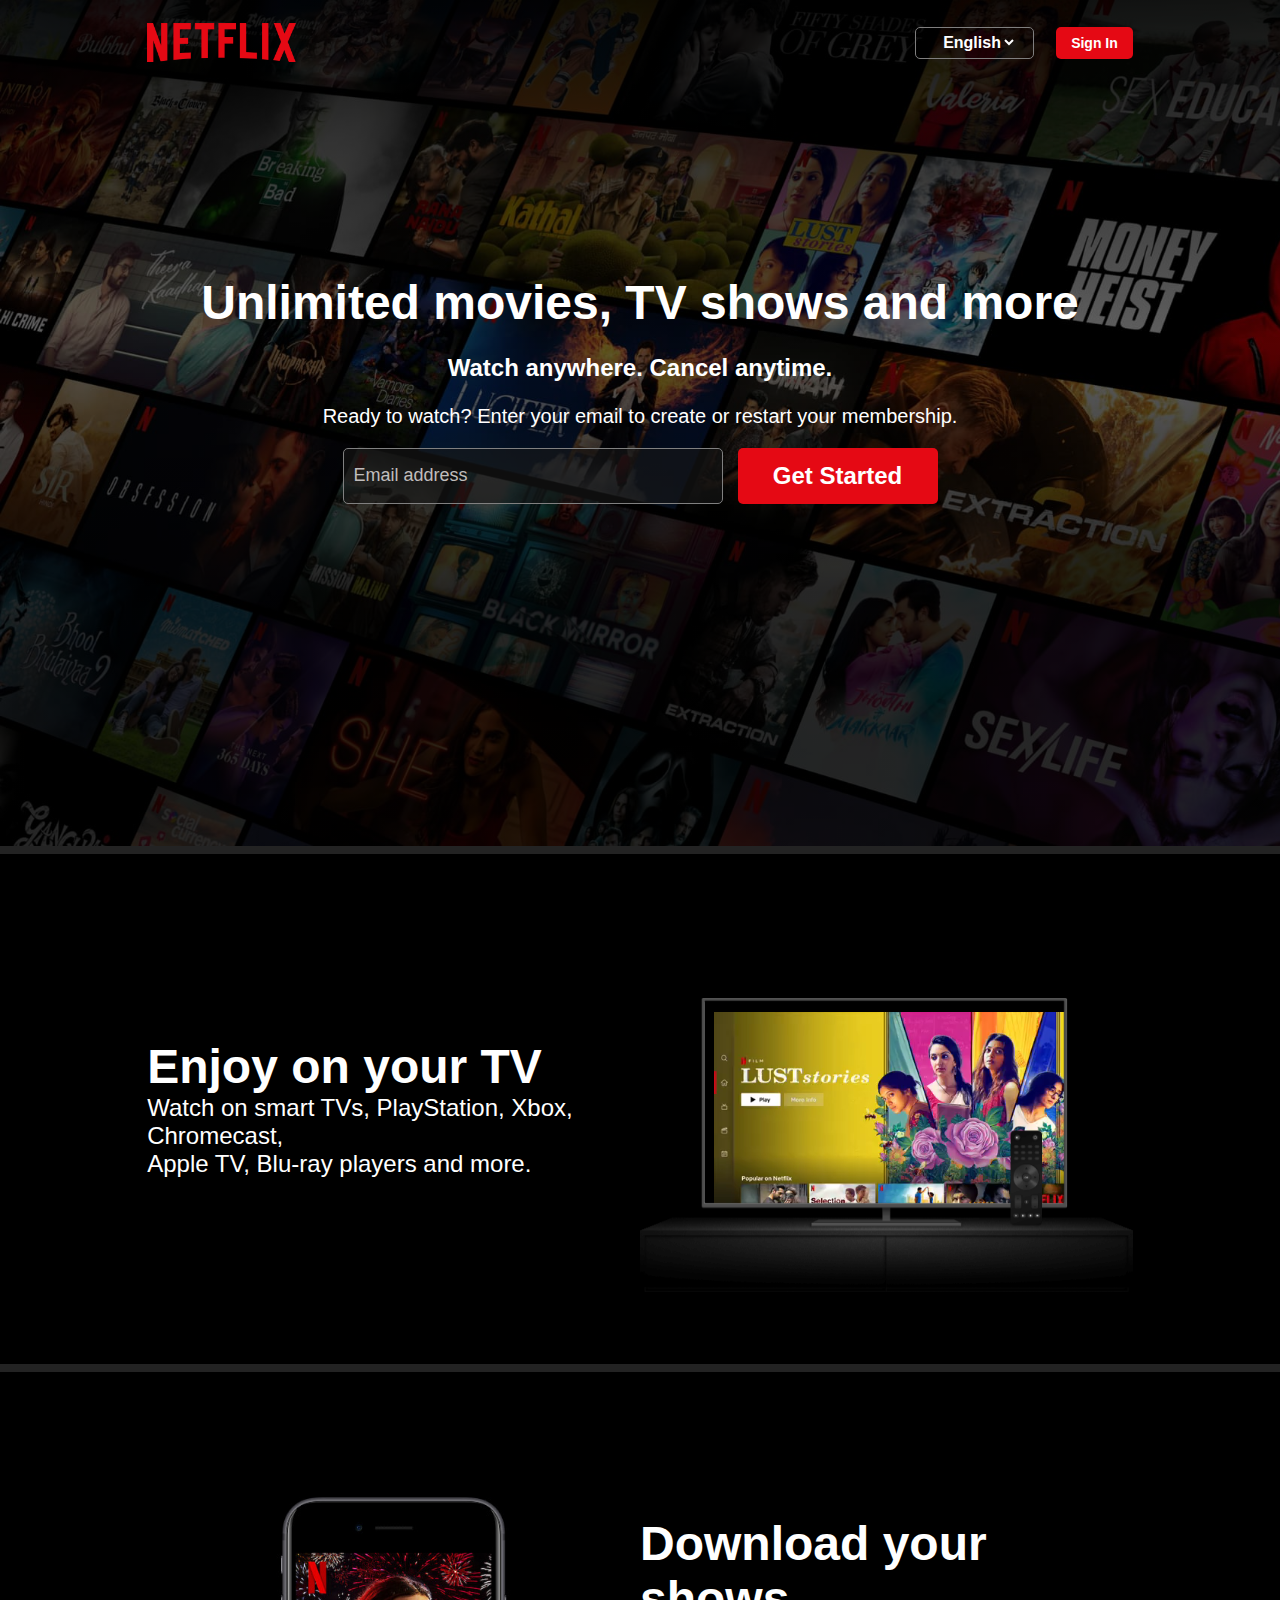
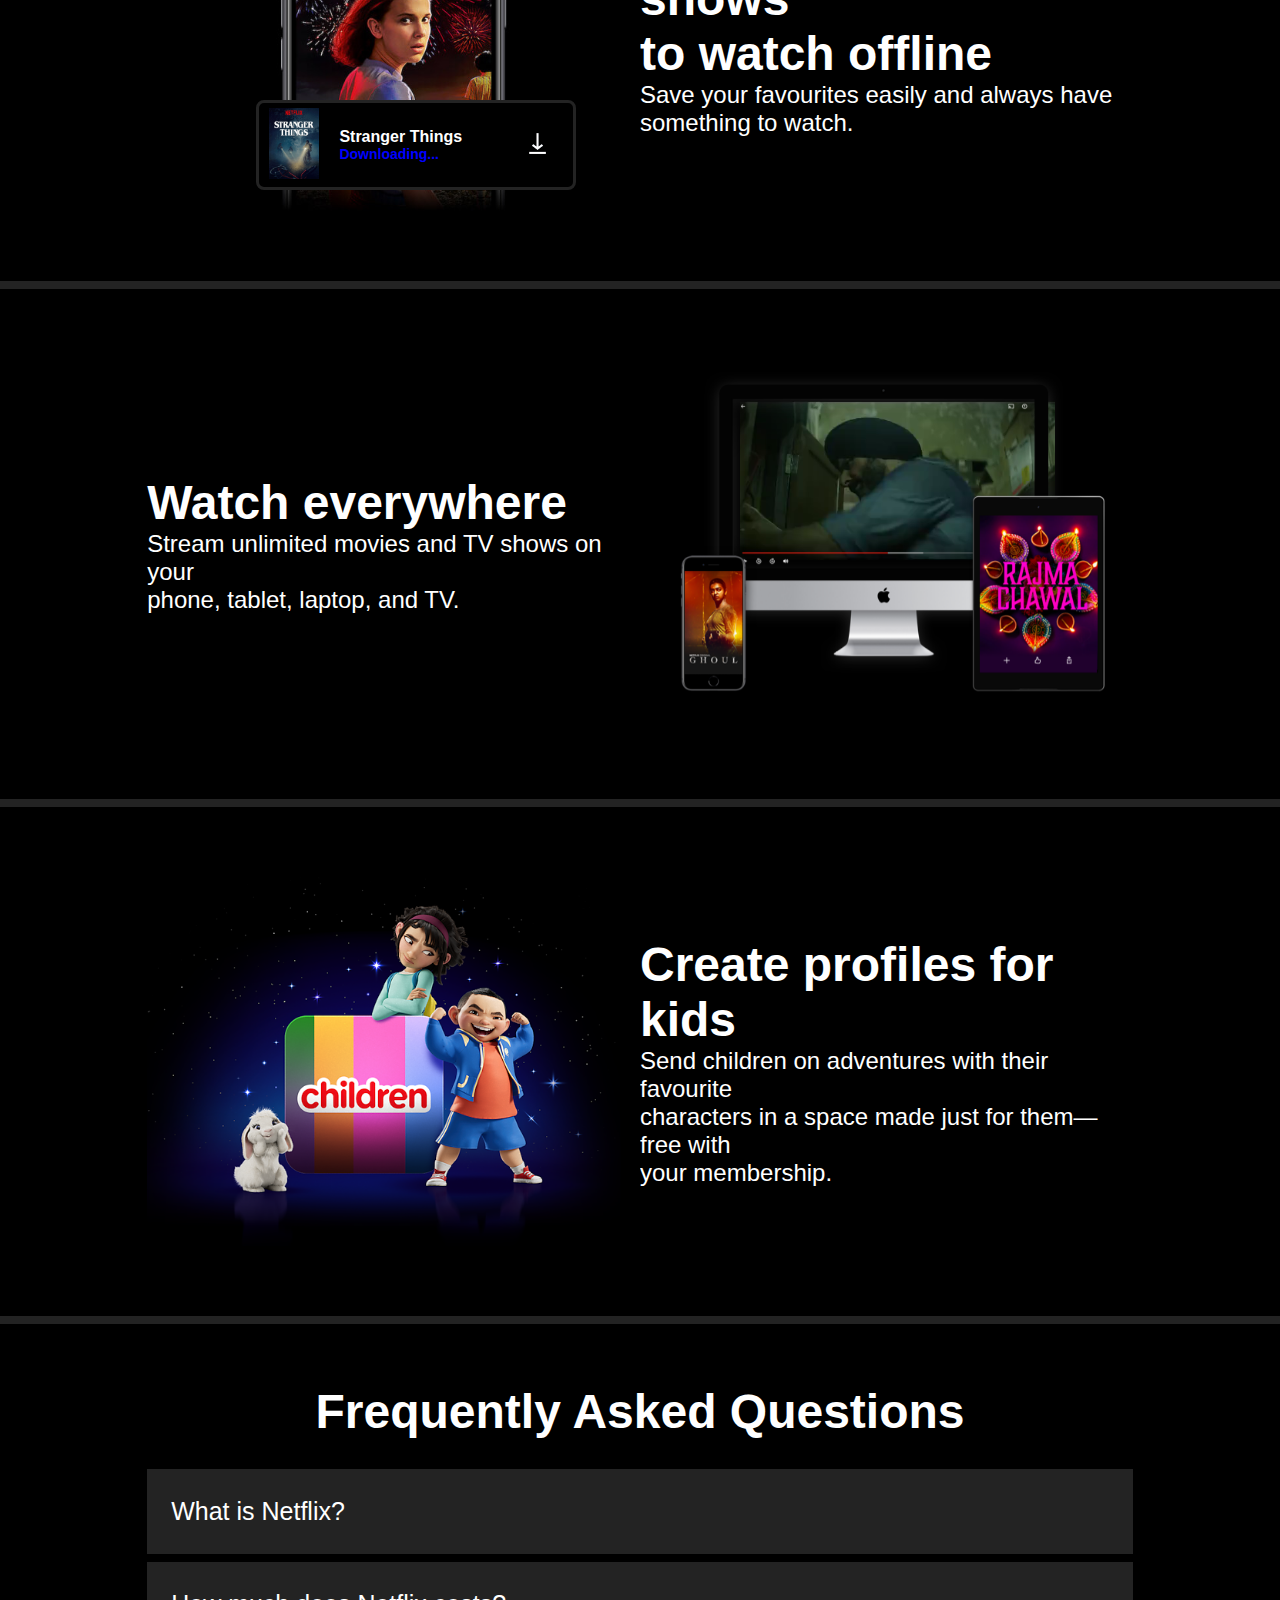
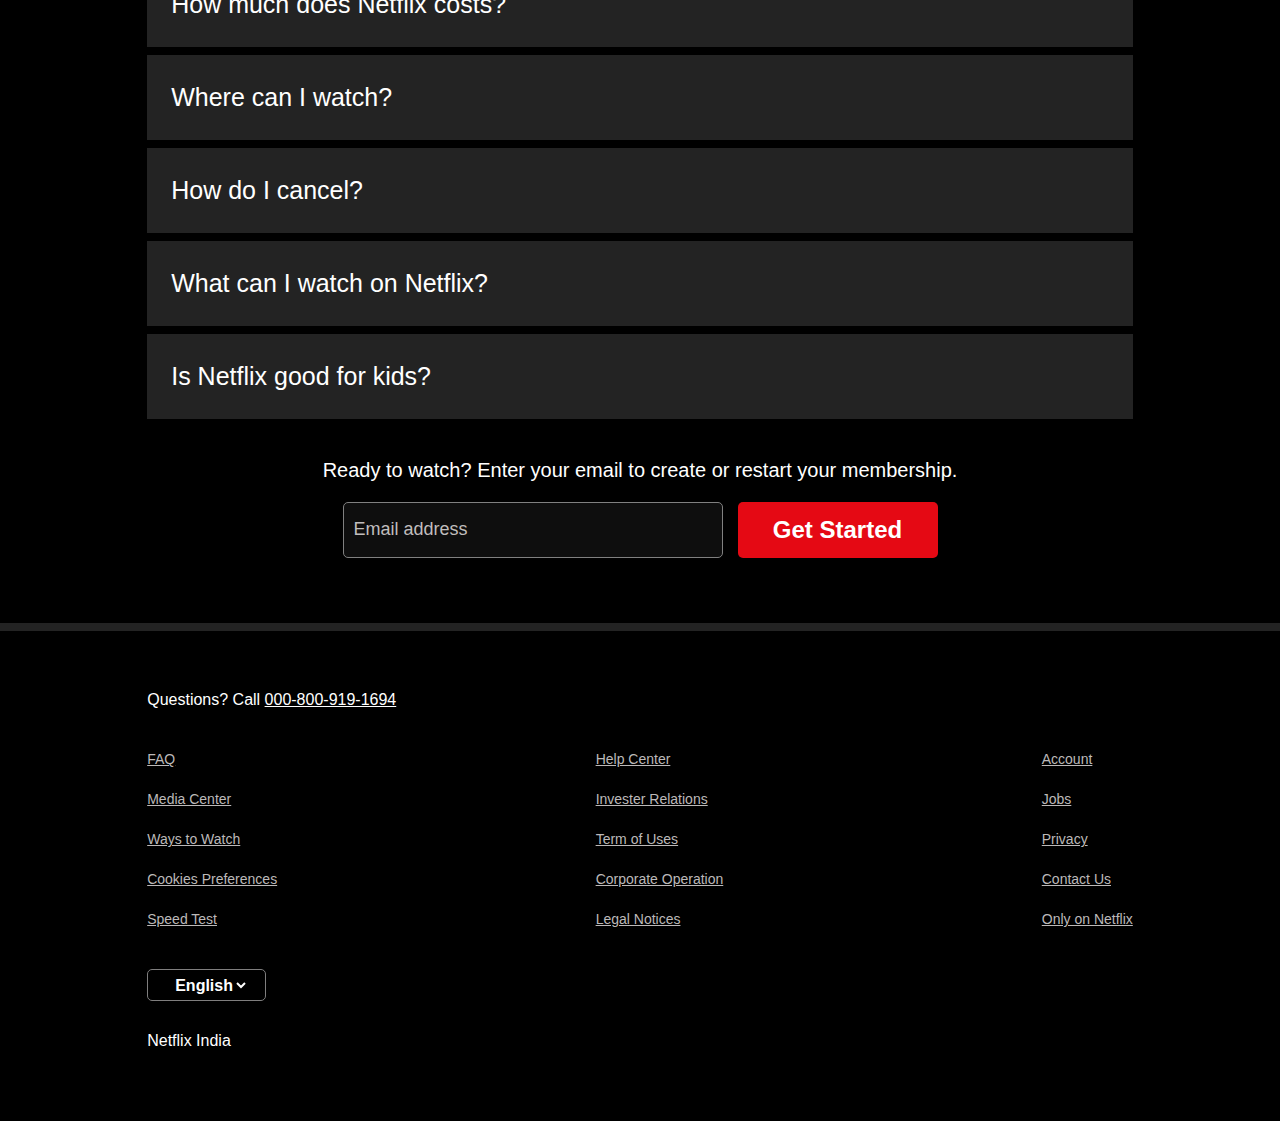
<file: index.html>
<!DOCTYPE html>
<html lang="en">
  <head>
    <meta charset="UTF-8" />
    <meta name="viewport" content="width=device-width, initial-scale=1.0" />
    <link rel="icon" href="./Images/Title-logo.png" />
    <link rel="stylesheet" href="./netflix.css" />
    <link
      rel="stylesheet"
      href="https://cdnjs.cloudflare.com/ajax/libs/font-awesome/6.4.0/css/all.min.css"
      integrity="sha512-iecdLmaskl7CVkqkXNQ/ZH/XLlvWZOJyj7Yy7tcenmpD1ypASozpmT/E0iPtmFIB46ZmdtAc9eNBvH0H/ZpiBw=="
      crossorigin="anonymous"
      referrerpolicy="no-referrer"
    />
    <title>Netflix India-Watch TV Shows Online, Watch Movies Online</title>
  </head>
  <body>
    <div class="header">
      <div class="nav">
        <div class="nav-logo">
          <div class="logo"></div>
        </div>
        <div class="nav-content">
          <div class="nav-language">
            <button>
              <i class="fa-solid fa-globe fa-lg"></i>
              <select name="language">
                <option value="lang">English</option>
                <option value="hindi">हिंदी</option>
              </select>
            </button>
          </div>
          <div class="nav-sign">
            <a href="./SignIn.html"><button>Sign In</button></a>
          </div>
        </div>
      </div>
      <div class="home">
        <div class="header-content">
          <h1>Unlimited movies, TV shows and more</h1>
          <h3>Watch anywhere. Cancel anytime.</h3>
          <p>
            Ready to watch? Enter your email to create or restart your
            membership.
          </p>
          <form class="email-signup">
            <input type="email" placeholder="Email address" required />
            <button>
              Get Started <i class="fa-solid fa-greater-than"></i>
            </button>
          </form>
        </div>
      </div>
    </div>

    <div class="features">
      <div class="col-left">
        <h1>Enjoy on your TV</h1>
        <p>
          Watch on smart TVs, PlayStation, Xbox, Chromecast, <br />
          Apple TV, Blu-ray players and more.
        </p>
      </div>
      <div class="col-right">
        <img src="./Images/feature-1.png" />
        <video
          src="./videos/video1.mp4"
          autoplay
          muted
          loop
          id="video1"
        ></video>
      </div>
    </div>

    <div class="features">
      <div class="col-right feature-2">
        <img src="./Images/feature-2.jpg">
        
        <div class="poster">
          <div class="box-1">
            <img src="./Images/stranger-things.png">
          </div>
          <div class="box-2">
            <h4>Stranger Things</h4>
                <h6>Downloading...</h6>
          </div>
          <div class="box-3">
            <img src="./Images/download_icon.gif">
          </div>
        </div>
      </div>
      <div class="col-left">
        <h1>
          Download your shows <br />
          to watch offline
        </h1>
        <p>
          Save your favourites easily and always have <br />something to
          watch.
        </p>
      </div>
    </div>

    <div class="features">
      <div class="col-left">
        <h1>Watch everywhere</h1>
          <p>
            Stream unlimited movies and TV shows on your <br />phone, tablet,
            laptop, and TV.
          </p>
      </div>
      <div class="col-right">
        <img src="./Images/feature-3.png" />
          <video
            src="./videos/video2.mp4"
            autoplay
            muted
            loop
            id="video2"
          ></video>
      </div>
    </div>

    <div class="features">
      <div class="col-right">
        <img src="./Images/feature-4.png">
      </div>
      <div class="col-left">
        <h1>Create profiles for kids</h1>
          <p>
            Send children on adventures with their favourite <br />
            characters in a space made just for them—free with <br />
            your membership.
          </p>
      </div>
    </div>

    <div class="faq">
      <h1>Frequently Asked Questions</h1>

      <div class="faq-cont">
        <p>What is Netflix?</p>
        <i class="fa-solid fa-plus fa-lg"></i>
      </div>
      <div class="faq-cont">
        <p>How much does Netflix costs?</p>
        <i class="fa-solid fa-plus fa-lg"></i>
      </div>
      <div class="faq-cont">
        <p>Where can I watch?</p>
        <i class="fa-solid fa-plus fa-lg"></i>
      </div>
      <div class="faq-cont">
        <p>How do I cancel?</p>
        <i class="fa-solid fa-plus fa-lg"></i>
      </div>
      <div class="faq-cont">
        <p>What can I watch on Netflix?</p>
        <i class="fa-solid fa-plus fa-lg"></i>
      </div>
      <div class="faq-cont">
        <p>Is Netflix good for kids?</p>
        <i class="fa-solid fa-plus fa-lg"></i>
      </div>
      <p>
        Ready to watch? Enter your email to create or restart your membership.
      </p>
      <form class="email-signup">
        <input type="email" placeholder="Email address" required />
        <button>Get Started <i class="fa-solid fa-greater-than"></i></button>
      </form>
    </div>

    <footer>
      <p>Questions? Call <u>000-800-919-1694</u></p>

      <div class="footer-content">
        <div class="col">
          <a href="#">FAQ</a>
          <a href="#">Media Center</a>
          <a href="#">Ways to Watch</a>
          <a href="#">Cookies Preferences</a>
          <a href="#">Speed Test</a>

          <div class="nav-language">
            <button>
              <i class="fa-solid fa-globe fa-lg"></i>
              <select name="language">
                <option value="lang">English</option>
                <option value="hindi">हिंदी</option>
              </select>
            </button>
          </div>

          <p>Netflix India</p>
        </div>

        <div class="col">
          <a href="#">Help Center</a>
          <a href="#">Invester Relations</a>
          <a href="#">Term of Uses</a>
          <a href="#">Corporate Operation</a>
          <a href="#">Legal Notices</a>
        </div>

        <div class="col">
          <a href="#">Account</a>
          <a href="#">Jobs</a>
          <a href="#">Privacy</a>
          <a href="#">Contact Us</a>
          <a href="#">Only on Netflix</a>
        </div>
      </div>
    </footer>
  </body>
</html>
</file>
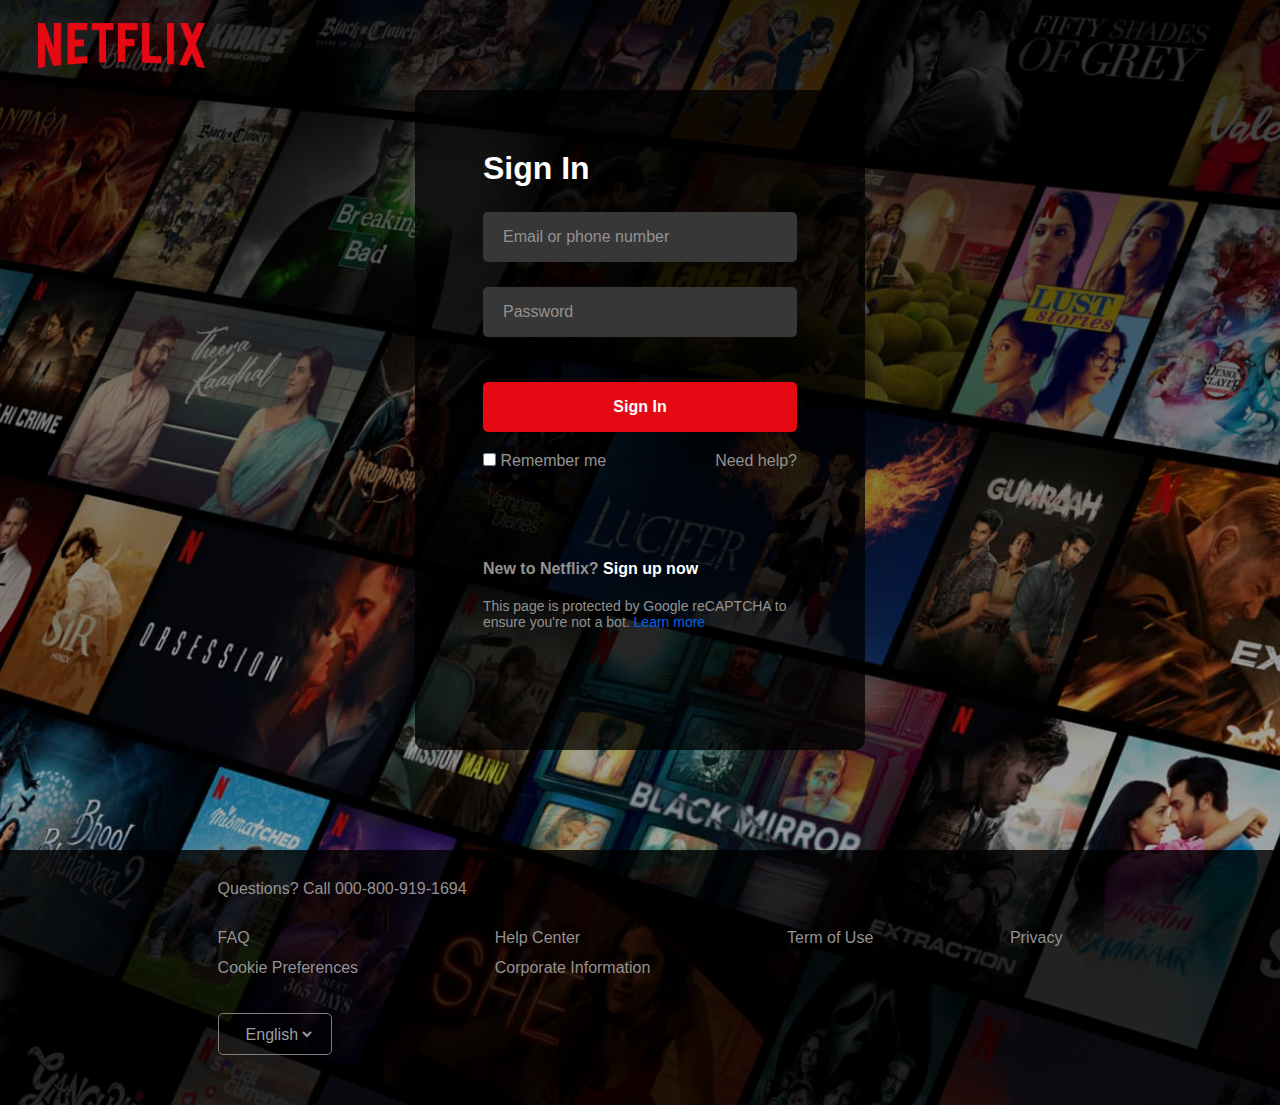
<file: SignIn.html>
<!DOCTYPE html>
<html lang="en">

<head>
  <meta charset="UTF-8" />
  <meta name="viewport" content="width=device-width, initial-scale=1.0" />
  <link rel="stylesheet" href="https://cdnjs.cloudflare.com/ajax/libs/font-awesome/6.4.0/css/all.min.css"
    integrity="sha512-iecdLmaskl7CVkqkXNQ/ZH/XLlvWZOJyj7Yy7tcenmpD1ypASozpmT/E0iPtmFIB46ZmdtAc9eNBvH0H/ZpiBw=="
    crossorigin="anonymous" referrerpolicy="no-referrer" />
  <link rel="icon" href="./Images/Title-logo.png" />
  <link rel="stylesheet" href="./signIn.css" />
  <title>Netflix</title>
</head>

<body>
  <div class="header">
    <div class="navbar">
      <div class="logo"><a href="./index.html"><img src="./Images/netflix-logo.png" alt=""></a></div>
    </div>

    <div class="sign-in">
      <form action="#">
        <label>Sign In</label>
        <input type="email" placeholder="Email or phone number" />
        <input type="password" placeholder="Password" />
        <button>Sign In</button>
        <div class="box-1">
          <div class="check">
            <input type="checkbox" />
            <label>Remember me</label>
          </div>
          <div>
            <p>Need help?</p>
          </div>
        </div>
        <div class="sign-up">
          <p>New to Netflix? <span>Sign up now</span></p>
        </div>
        <div class="captcha">
          <p>
            This page is protected by Google reCAPTCHA to ensure you're not a
            bot.
            <span><a href="#">Learn more</a></span>
          </p>
        </div>
      </form>
    </div>

    <div class="footer">
      <p>Questions? Call <span>000-800-919-1694</span></p>
      <div class="footer-content">
        <div class="col">
          <a href="#"> FAQ </a>
          <a href="#"> Cookie Preferences</a>
          <div class="nav-language">
            <button>
              <i class="fa-solid fa-globe fa-lg"></i>
              <select name="language">
                <option value="lang">English</option>
                <option value="hindi">हिंदी</option>
              </select>
            </button>
          </div>
        </div>
        <div class="col">
          <a href="#">Help Center</a>
          <a href="#">Corporate Information</a>
        </div>
        <div class="col">
          <a href="#">Term of Use</a>
        </div>
        <div class="col">
          <a href="#">Privacy</a>
        </div>
      </div>
    </div>
  </div>
</body>

</html>
</file>
<file: netflix.css>
* {
  margin: 0;
  padding: 0;
  font-family: "Segoe UI", Tahoma, Geneva, Verdana, sans-serif;
  box-sizing: border-box;
}
body {
  background-color: #232323;
  color: white;
}

/*--------------------------Navbar--------------- */

.header {
  height: 94vh;
  width: 100%;
  background-image: linear-gradient(
      to top,
      rgba(0, 0, 0, 0.8) 30%,
      rgba(0, 0, 0, 0.5) 60%,
      rgba(0, 0, 0, 0.9) 100%
    ),
    url(./Images/bgImage.jpg);
  background-size: cover;
  background-repeat: no-repeat;
}
.nav {
  height: 85px;
  width: 100%;
  padding: 23px 11.5%;
  display: flex;
  align-items: center;
  justify-content: space-between;
}
.nav-logo {
  height: 100%;
  width: 149px;
}
.logo {
  background-image: url(./Images/netflix-logo.png);
  background-size: cover;
  height: 100%;
  width: 149px;
}
.nav-content {
  display: flex;
  justify-content: flex-end;
  align-items: center;
}
.nav-language > button {
  height: 32px;
  display: flex;
  align-items: center;
  justify-content: center;
  border: 0.1px solid rgb(127, 126, 126);
  background-color: transparent;
  border-radius: 5px;
  padding: 0 16px;
}
.nav-language select {
  border: none;
  background-color: transparent;
  color: white;
  font-size: 16px;
  font-weight: 700;
}
.nav-language i {
  margin-right: 7px;
  color: white;
}

.nav-sign >a> button {
  cursor: pointer;
  margin-left: 22px;
  height: 32px;
  border: none;
  border-radius: 5px;
  color: white;
  background-color: #e50914;
  font-size: 14px;
  font-weight: bold;
  padding: 0 15px;
}
.nav-sign > a> button:hover {
  background-color: #ae060f;
}
/* -----------------------------Header content--------------------- */

.header-content {
  margin-top: 190px;
  width: 100%;
  color: white;
  text-align: center;
}
.header-content > h1 {
  font-size: 48px;
  font-weight: 900;
}
.header-content > h3 {
  line-height: 75px;
  font-size: 24px;
  font-weight: 600;
}
.header-content > p {
  font-size: 20px;
  font-weight: 400;
}
.email-signup {
  margin-top: 20px;
  display: flex;
  align-items: center;
  justify-content: center;
}
.email-signup > input {
  height: 56px;
  width: 380px;
  border-radius: 5px;
  background: rgba(24, 24, 24, 0.6);
  border: 0.1px solid grey;
  color: white;
  padding-left: 10px;
  font-size: 16px;
}
.email-signup > input::placeholder {
  font-size: 18px;
  color: rgb(192, 189, 189);
  font-weight: 400;
}

.email-signup button {
  cursor: pointer;
  height: 56px;
  width: 200px;
  border: none;
  color: white;
  font-weight: 700;
  margin-left: 15px;
  border-radius: 5px;
  font-size: 24px;
  background-color: #e50914;
}
.email-signup button:hover {
  background-color: #ae060f;
}

/* ---------------------Features----------------- */

.features{
  padding: 70px 11.5%;
  background-color: black;
  display: flex;
  align-items: center;
  border-top: 8px solid #232323;
}
.col-left{
  width: 50%;
}
.col-left>h1{
  font-size: 48px;
  font-weight: 900;
}
.col-left>p{
  font-size: 24px;
  font-weight: 500;
}
.col-right{
  display: flex;
  width: 50%;
  position: relative;
}
.col-right>img{
  width: 100%;
  z-index: 1;
}
.col-right>#video1{
  width: 74%;
  height: 61%;
  position: absolute;
  top: 78px;
  left: 74px;
}

.col-right>.poster{
  width:20rem;
  height: 90px;
  border: 3px solid #232323;
  display: flex;
  align-items: center;
  justify-content: center;
  padding: 10px 10px;
  border-radius: 8px;
  gap: 20px;
  background: black;
}
.col-right>.poster{
  position: absolute;
  top: 70%;
  left: 22%;
  z-index: 1;
}

.box-2>h6{
  color: blue;
  font-size: 14px;
}

.feature-2{
  flex-direction: column;
}

.poster>.box-1{
  width: 20%;
}
.poster>.box-2{
  width: 60%;
}
.poster>.box-3{
  width: 20%;
}
.box-1>img{
  width: 100%;
  height: 100%;
}
.box-3>img{
  width: 100%;
  height: 100%;
}

.col-right>#video2{
  position: absolute;
  width: 64%;
  height: 60%;
  top: 11px;
  left: 100px;
}



/* -------------------FAQ Content---------------------- */

.faq {
  padding: 10px 11.5%;
  width: 100%;
  text-align: center;
  font-size: 18px;
  background: black;
  margin-top: 8px;
}
.faq-cont:hover {
  background: rgb(79, 79, 79);
}

.faq h1 {
  font-size: 48px;
  font-weight: 900;
  padding: 50px 0 22px;
}
.faq-cont {
  cursor: pointer;
  width: 100%;
  height: 85px;
  background: #232323;
  padding: 24px;
  display: flex;
  justify-content: space-between;
  align-items: center;
  font-size: 25px;
  margin-top: 8px;
}

.faq-cont i {
  font-size: 40px;
  font-weight: lighter;
}

.faq > p {
  font-size: 20px;
  font-weight: 500;
  margin: 40px 0 10px;
}

.faq .email-signup {
  margin-bottom: 55px;
}

/* -----------------Footer---------------- */

footer {
  margin-top: 8px;
  padding: 0 11.5%;
  background-color: black;
}

footer > p {
  padding: 60px 0 30px;
}

.footer-content {
  display: flex;
  justify-content: space-between;
}

.col {
  display: flex;
  flex-direction: column;
  line-height: 40px;
}
.footer-content .col a {
  font-size: 14px;
  color: rgb(188, 185, 185);
  font-weight: 500;
}

.footer-content .nav-language {
  margin: 30px 0 20px;
}

.footer-content p {
  padding-bottom: 60px;
}
</file>
<file: signIn.css>
* {
  margin: 0;
  padding: 0;
  font-family: "Segoe UI", Tahoma, Geneva, Verdana, sans-serif;
  box-sizing: border-box;
}
body {
  background-color: #232323;
  color: white;
}

/*--------------------------Navbar--------------- */

.header {
  height: 100%;
  width: 100%;
  background-image: linear-gradient(
      to top,
      rgba(0, 0, 0, 0) 0%,
      rgba(0, 0, 0, 0.3) 60%,
      rgba(0, 0, 0, 0.8) 100%
    ),
    url(./Images/bgImage.jpg);
  background-size: cover;
  background-repeat: no-repeat;
}

.navbar {
  height: 90px;
  width: 100%;
  display: flex;
  align-items: center;
  padding-left: 3%;
}
.navbar>.logo {
  height: 50%;
  width: 167px;
  background-repeat: no-repeat;
  background-size: cover;
}

.navbar img{
  width: 100%;
  height: 100%;
}

/* -----------------------sign in form----------------------------- */

.sign-in {
  width: 450px;
  height: 660px;
  margin: auto;
  padding: 60px 68px 40px;
  background-color: rgba(0, 0, 0, 0.75);
  border-radius: 10px;
}
.sign-in > form {
  width: 100%;
  display: flex;
  flex-direction: column;
}
.sign-in > form > label {
  font-size: 32px;
  font-weight: 700;
}
.sign-in > form > input {
  width: 100%;
  height: 50px;
  margin-top: 25px;
  border-radius: 5px;
  background-color: #373737;
  padding: 5px 20px;
  border: none;
}
.sign-in > form > input::placeholder {
  font-size: 16px;
  font-weight: 500;
  color: #949292;
}

.sign-in > form > button {
  cursor: pointer;
  width: 100%;
  height: 50px;
  border: none;
  border-radius: 5px;
  margin: 45px 0 20px;
  font-size: 16px;
  font-weight: 800;
  color: white;
  background-color: #e50914;
}
.sign-in > form > button:hover{
  background-color: #b20911;
}

form > .box-1 {
  display: flex;
  justify-content: space-between;
  margin-bottom: 10px;
  color: #949292;
  font-size: 16px;
}
.sign-up {
  margin-top: 80px;
}
.sign-up>p{
  color: #949292;
}
.sign-up span {
  color: white;
  margin-right: 5px;
}
.sign-up span:hover{
  border-bottom: 2px solid white;
  cursor: pointer;
}
.sign-up p {
  font-weight: 600;
}
.captcha {
  margin-top: 20px;
  font-size: 14px;
  color: #949292;
  font-weight: 400;
}

.captcha>p>span>a{
  text-decoration: none;
  color: rgb(0, 102, 235);
  font-weight: 500;
}
.captcha>p>span:hover{
  border-bottom: 1px solid rgb(0, 102, 235);
}


/* --------------footer-------------------------- */

.footer {
  margin-top: 100px;
  background-color: rgba(0, 0, 0, 0.8);
  padding: 0px 17%;
}
.footer p {
  padding-top: 30px;
  color: #949292;
  margin-bottom: 25px;
}
.footer>p>span:hover{
  border-bottom: 2px solid #949292;
  cursor: pointer;
}
.footer-content {
  display: flex;
  justify-content: space-between;
  flex-basis: 25%;
}
.footer-content .col a {
  color: #949292;
  text-decoration: none;
}
.footer-content>.col>a:hover{
  border-bottom: 1px solid white;
  padding: 0px;
  margin: 0;

}

.col {
  display: flex;
  flex-direction: column;
  line-height: 30px;
}

.nav-language > button {
  cursor: pointer;
  height: 32px;
  display: flex;
  align-items: center;
  justify-content: center;
  border: none;
  border: 0.1px solid rgb(127, 126, 126);
  background-color: transparent;
  border-radius: 5px;
  padding: 20px 16px;
  margin-top: 30px;
  margin-bottom: 50px;
}
.nav-language select {
  cursor: pointer;
  border: none;
  background-color: transparent;
  color: rgb(158, 157, 157);
  font-size: 16px;
  font-weight: lighter;
}
.nav-language select>option{
  background-color: black;
}
.nav-language i {
  margin-right: 7px;
  color: rgb(166, 164, 164);
}
</file>
